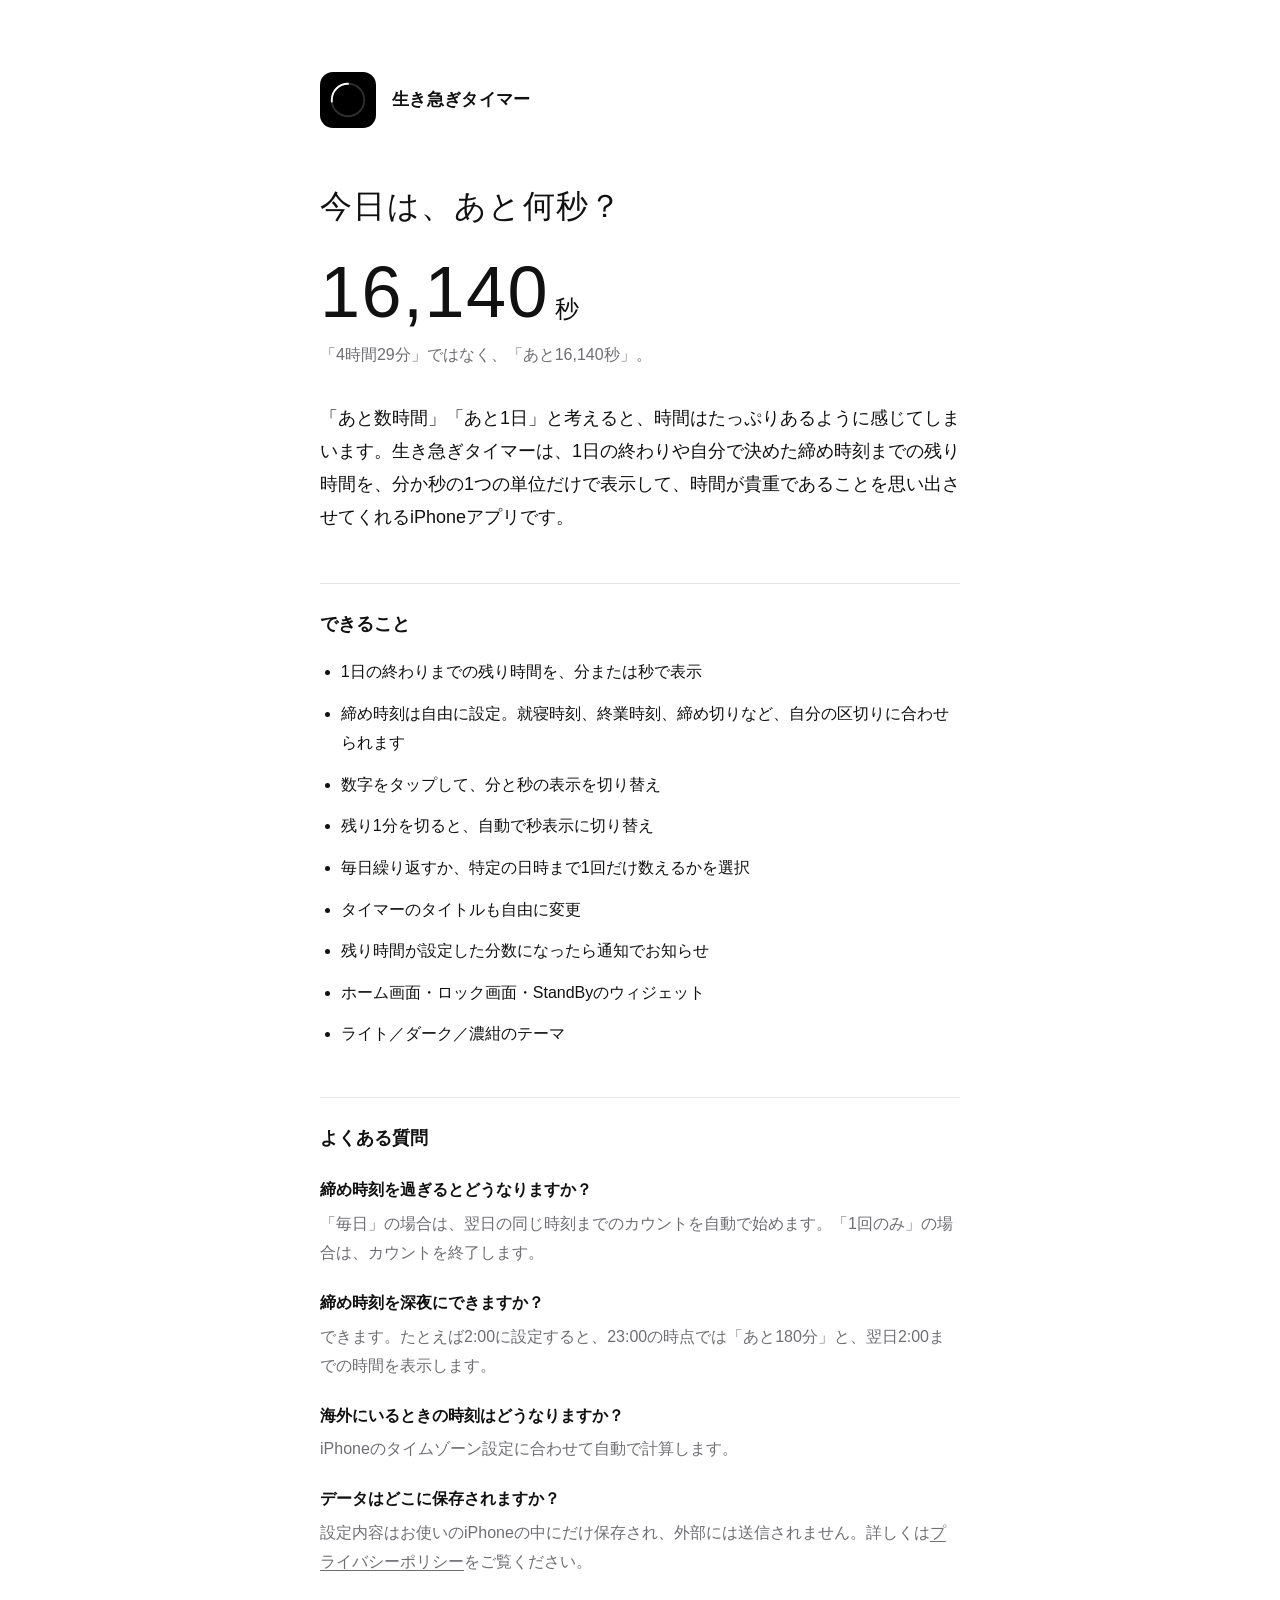
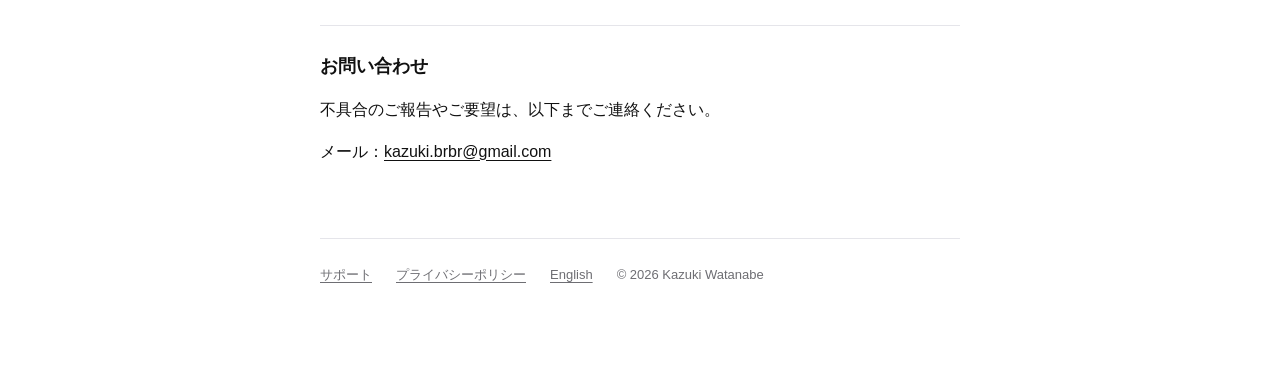
<file: docs/index.html>
<!doctype html>
<html lang="ja">
<head>
  <meta charset="utf-8">
  <meta name="viewport" content="width=device-width, initial-scale=1">
  <title>生き急ぎタイマー</title>
  <meta name="description" content="1日の終わりや自分で決めた締め時刻までの残り時間を「あと269分」のように分か秒だけで表示するiPhoneアプリ。">
  <link rel="stylesheet" href="style.css">
</head>
<body>
<main>
  <header>
    <a href="./">
      <svg class="icon" viewBox="0 0 100 100" aria-hidden="true">
        <circle cx="50" cy="50" r="29" fill="none" stroke="currentColor" stroke-opacity="0.18" stroke-width="3.3" style="color: var(--icon-fg)"/>
        <circle cx="50" cy="50" r="29" fill="none" stroke="var(--icon-fg)" stroke-width="3.3" stroke-linecap="round"
                stroke-dasharray="49.2 200" stroke-dashoffset="-133" transform="rotate(-90 50 50)"/>
      </svg>
      <span class="app-name">生き急ぎタイマー</span>
    </a>
  </header>

  <h1>今日は、あと何秒？</h1>
  <p class="hero-number">16,140<small>秒</small></p>
  <p class="hero-caption">「4時間29分」ではなく、「あと16,140秒」。</p>

  <p class="lead">「あと数時間」「あと1日」と考えると、時間はたっぷりあるように感じてしまいます。生き急ぎタイマーは、1日の終わりや自分で決めた締め時刻までの残り時間を、分か秒の1つの単位だけで表示して、時間が貴重であることを思い出させてくれるiPhoneアプリです。</p>

  <h2>できること</h2>
  <ul>
    <li>1日の終わりまでの残り時間を、分または秒で表示</li>
    <li>締め時刻は自由に設定。就寝時刻、終業時刻、締め切りなど、自分の区切りに合わせられます</li>
    <li>数字をタップして、分と秒の表示を切り替え</li>
    <li>残り1分を切ると、自動で秒表示に切り替え</li>
    <li>毎日繰り返すか、特定の日時まで1回だけ数えるかを選択</li>
    <li>タイマーのタイトルも自由に変更</li>
    <li>残り時間が設定した分数になったら通知でお知らせ</li>
    <li>ホーム画面・ロック画面・StandByのウィジェット</li>
    <li>ライト／ダーク／濃紺のテーマ</li>
  </ul>

  <h2>よくある質問</h2>
  <dl>
    <dt>締め時刻を過ぎるとどうなりますか？</dt>
    <dd>「毎日」の場合は、翌日の同じ時刻までのカウントを自動で始めます。「1回のみ」の場合は、カウントを終了します。</dd>

    <dt>締め時刻を深夜にできますか？</dt>
    <dd>できます。たとえば2:00に設定すると、23:00の時点では「あと180分」と、翌日2:00までの時間を表示します。</dd>

    <dt>海外にいるときの時刻はどうなりますか？</dt>
    <dd>iPhoneのタイムゾーン設定に合わせて自動で計算します。</dd>

    <dt>データはどこに保存されますか？</dt>
    <dd>設定内容はお使いのiPhoneの中にだけ保存され、外部には送信されません。詳しくは<a href="privacy.html">プライバシーポリシー</a>をご覧ください。</dd>
  </dl>

  <h2>お問い合わせ</h2>
  <p>不具合のご報告やご要望は、以下までご連絡ください。</p>
  <p>メール：<a href="mailto:kazuki.brbr@gmail.com">kazuki.brbr@gmail.com</a></p>

  <footer>
    <a href="./">サポート</a>
    <a href="privacy.html">プライバシーポリシー</a>
    <a href="en/" lang="en">English</a>
    <span>© 2026 Kazuki Watanabe</span>
  </footer>
</main>
</body>
</html>
</file>
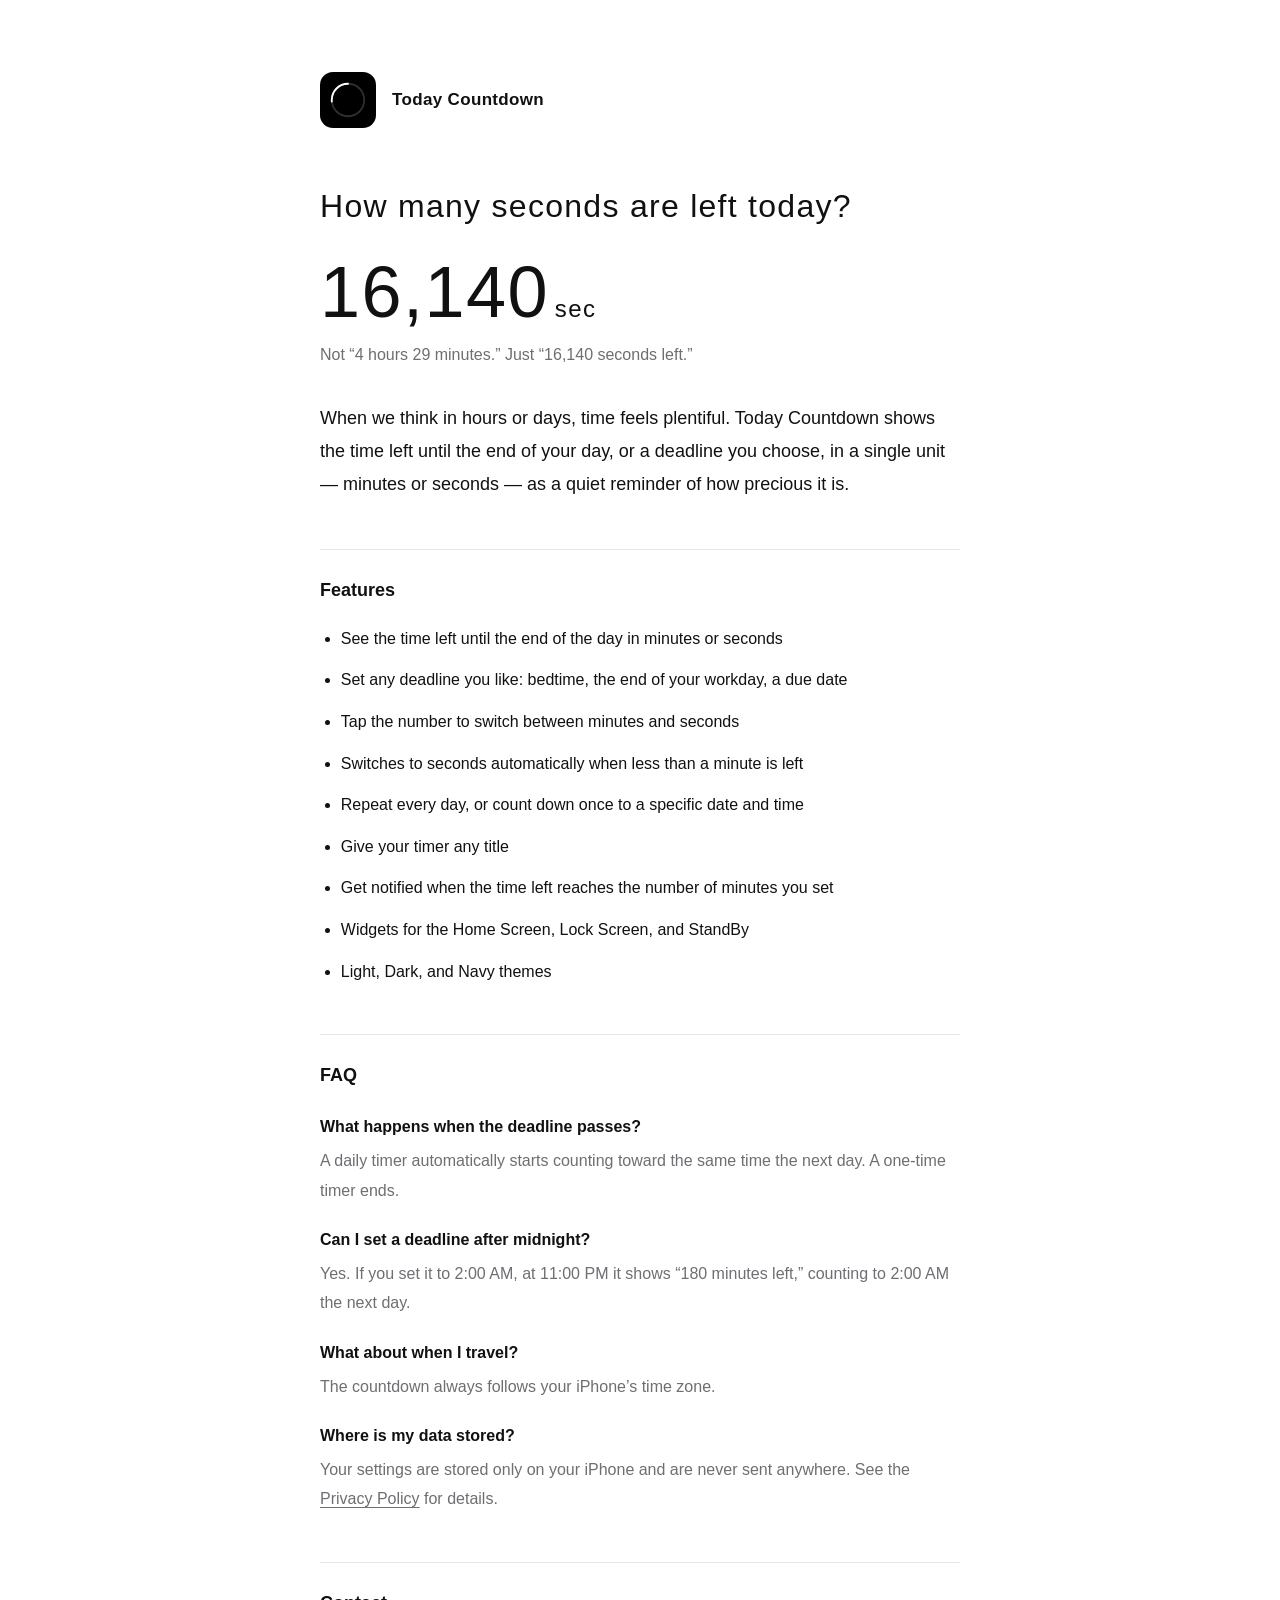
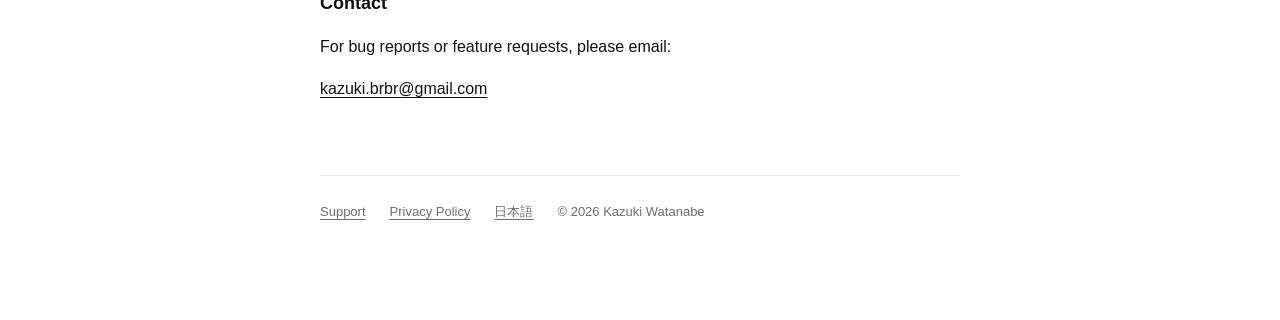
<file: docs/en/index.html>
<!doctype html>
<html lang="en">
<head>
  <meta charset="utf-8">
  <meta name="viewport" content="width=device-width, initial-scale=1">
  <title>Today Countdown</title>
  <meta name="description" content="An iPhone app that shows the time left until the end of your day, or a deadline you choose, in a single unit: “269 minutes left.”">
  <link rel="stylesheet" href="../style.css">
</head>
<body>
<main>
  <header>
    <a href="./">
      <svg class="icon" viewBox="0 0 100 100" aria-hidden="true">
        <circle cx="50" cy="50" r="29" fill="none" stroke="currentColor" stroke-opacity="0.18" stroke-width="3.3" style="color: var(--icon-fg)"/>
        <circle cx="50" cy="50" r="29" fill="none" stroke="var(--icon-fg)" stroke-width="3.3" stroke-linecap="round"
                stroke-dasharray="49.2 200" stroke-dashoffset="-133" transform="rotate(-90 50 50)"/>
      </svg>
      <span class="app-name">Today Countdown</span>
    </a>
  </header>

  <h1>How many seconds are left today?</h1>
  <p class="hero-number">16,140<small>sec</small></p>
  <p class="hero-caption">Not “4 hours 29 minutes.” Just “16,140 seconds left.”</p>

  <p class="lead">When we think in hours or days, time feels plentiful. Today Countdown shows the time left until the end of your day, or a deadline you choose, in a single unit — minutes or seconds — as a quiet reminder of how precious it is.</p>

  <h2>Features</h2>
  <ul>
    <li>See the time left until the end of the day in minutes or seconds</li>
    <li>Set any deadline you like: bedtime, the end of your workday, a due date</li>
    <li>Tap the number to switch between minutes and seconds</li>
    <li>Switches to seconds automatically when less than a minute is left</li>
    <li>Repeat every day, or count down once to a specific date and time</li>
    <li>Give your timer any title</li>
    <li>Get notified when the time left reaches the number of minutes you set</li>
    <li>Widgets for the Home Screen, Lock Screen, and StandBy</li>
    <li>Light, Dark, and Navy themes</li>
  </ul>

  <h2>FAQ</h2>
  <dl>
    <dt>What happens when the deadline passes?</dt>
    <dd>A daily timer automatically starts counting toward the same time the next day. A one-time timer ends.</dd>

    <dt>Can I set a deadline after midnight?</dt>
    <dd>Yes. If you set it to 2:00 AM, at 11:00 PM it shows “180 minutes left,” counting to 2:00 AM the next day.</dd>

    <dt>What about when I travel?</dt>
    <dd>The countdown always follows your iPhone’s time zone.</dd>

    <dt>Where is my data stored?</dt>
    <dd>Your settings are stored only on your iPhone and are never sent anywhere. See the <a href="privacy.html">Privacy Policy</a> for details.</dd>
  </dl>

  <h2>Contact</h2>
  <p>For bug reports or feature requests, please email:</p>
  <p><a href="mailto:kazuki.brbr@gmail.com">kazuki.brbr@gmail.com</a></p>

  <footer>
    <a href="./">Support</a>
    <a href="privacy.html">Privacy Policy</a>
    <a href="../" lang="ja">日本語</a>
    <span>© 2026 Kazuki Watanabe</span>
  </footer>
</main>
</body>
</html>
</file>
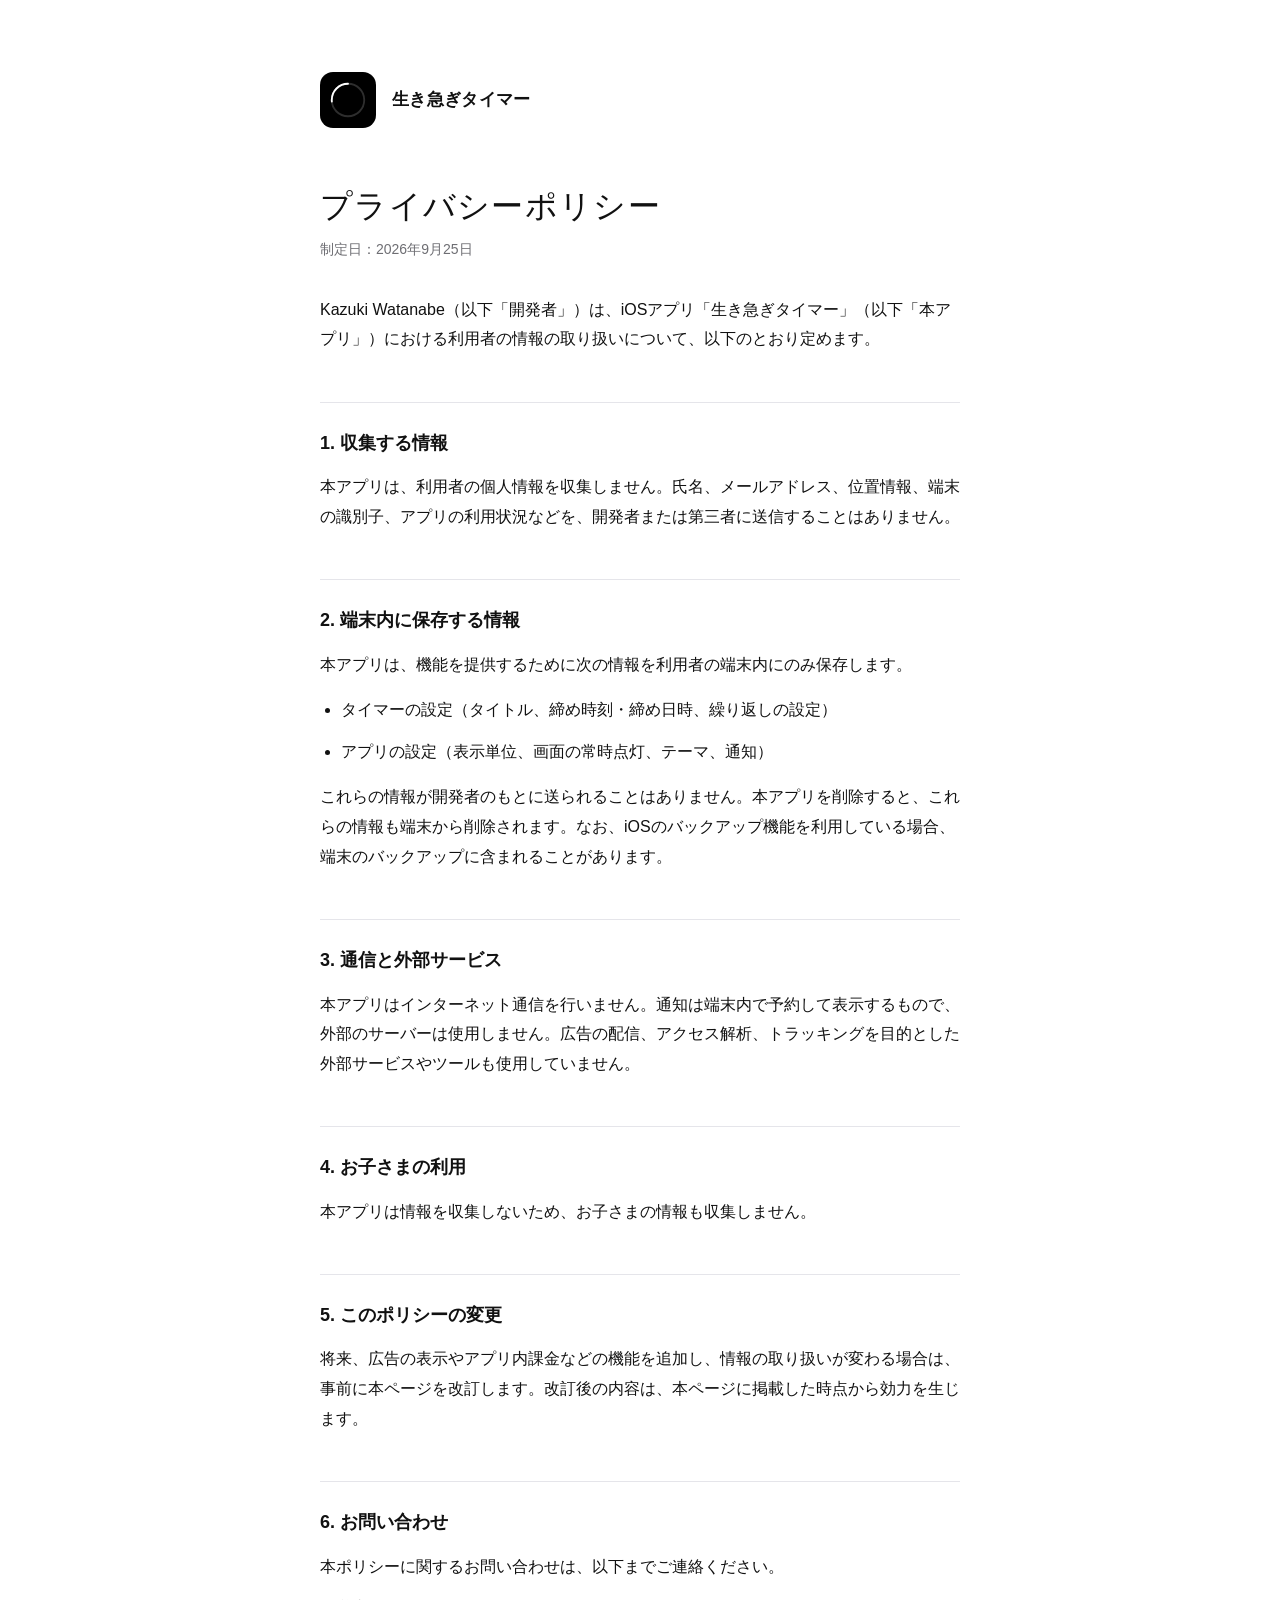
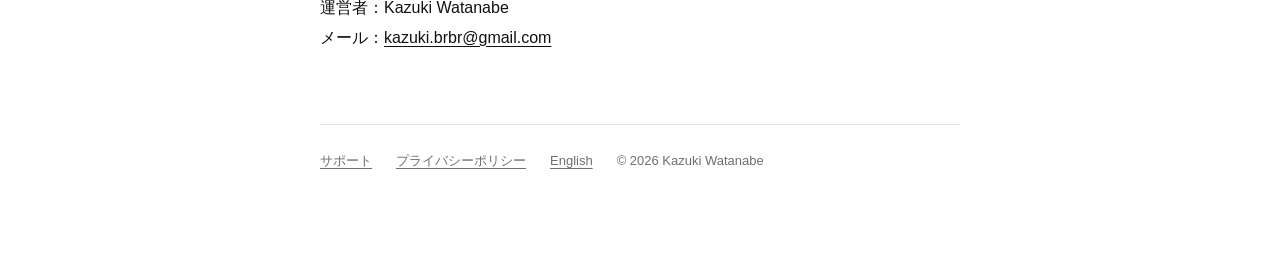
<file: docs/privacy.html>
<!doctype html>
<html lang="ja">
<head>
  <meta charset="utf-8">
  <meta name="viewport" content="width=device-width, initial-scale=1">
  <title>プライバシーポリシー | 生き急ぎタイマー</title>
  <meta name="description" content="iOSアプリ「生き急ぎタイマー」のプライバシーポリシーです。">
  <link rel="stylesheet" href="style.css">
</head>
<body>
<main>
  <header>
    <a href="./">
      <svg class="icon" viewBox="0 0 100 100" aria-hidden="true">
        <circle cx="50" cy="50" r="29" fill="none" stroke="currentColor" stroke-opacity="0.18" stroke-width="3.3" style="color: var(--icon-fg)"/>
        <circle cx="50" cy="50" r="29" fill="none" stroke="var(--icon-fg)" stroke-width="3.3" stroke-linecap="round"
                stroke-dasharray="49.2 200" stroke-dashoffset="-133" transform="rotate(-90 50 50)"/>
      </svg>
      <span class="app-name">生き急ぎタイマー</span>
    </a>
  </header>

  <h1>プライバシーポリシー</h1>
  <p class="meta">制定日：2026年9月25日</p>

  <p>Kazuki Watanabe（以下「開発者」）は、iOSアプリ「生き急ぎタイマー」（以下「本アプリ」）における利用者の情報の取り扱いについて、以下のとおり定めます。</p>

  <h2>1. 収集する情報</h2>
  <p>本アプリは、利用者の個人情報を収集しません。氏名、メールアドレス、位置情報、端末の識別子、アプリの利用状況などを、開発者または第三者に送信することはありません。</p>

  <h2>2. 端末内に保存する情報</h2>
  <p>本アプリは、機能を提供するために次の情報を利用者の端末内にのみ保存します。</p>
  <ul>
    <li>タイマーの設定（タイトル、締め時刻・締め日時、繰り返しの設定）</li>
    <li>アプリの設定（表示単位、画面の常時点灯、テーマ、通知）</li>
  </ul>
  <p>これらの情報が開発者のもとに送られることはありません。本アプリを削除すると、これらの情報も端末から削除されます。なお、iOSのバックアップ機能を利用している場合、端末のバックアップに含まれることがあります。</p>

  <h2>3. 通信と外部サービス</h2>
  <p>本アプリはインターネット通信を行いません。通知は端末内で予約して表示するもので、外部のサーバーは使用しません。広告の配信、アクセス解析、トラッキングを目的とした外部サービスやツールも使用していません。</p>

  <h2>4. お子さまの利用</h2>
  <p>本アプリは情報を収集しないため、お子さまの情報も収集しません。</p>

  <h2>5. このポリシーの変更</h2>
  <p>将来、広告の表示やアプリ内課金などの機能を追加し、情報の取り扱いが変わる場合は、事前に本ページを改訂します。改訂後の内容は、本ページに掲載した時点から効力を生じます。</p>

  <h2>6. お問い合わせ</h2>
  <p>本ポリシーに関するお問い合わせは、以下までご連絡ください。</p>
  <p>運営者：Kazuki Watanabe<br>
     メール：<a href="mailto:kazuki.brbr@gmail.com">kazuki.brbr@gmail.com</a></p>

  <footer>
    <a href="./">サポート</a>
    <a href="privacy.html">プライバシーポリシー</a>
    <a href="en/privacy.html" lang="en">English</a>
    <span>© 2026 Kazuki Watanabe</span>
  </footer>
</main>
</body>
</html>
</file>
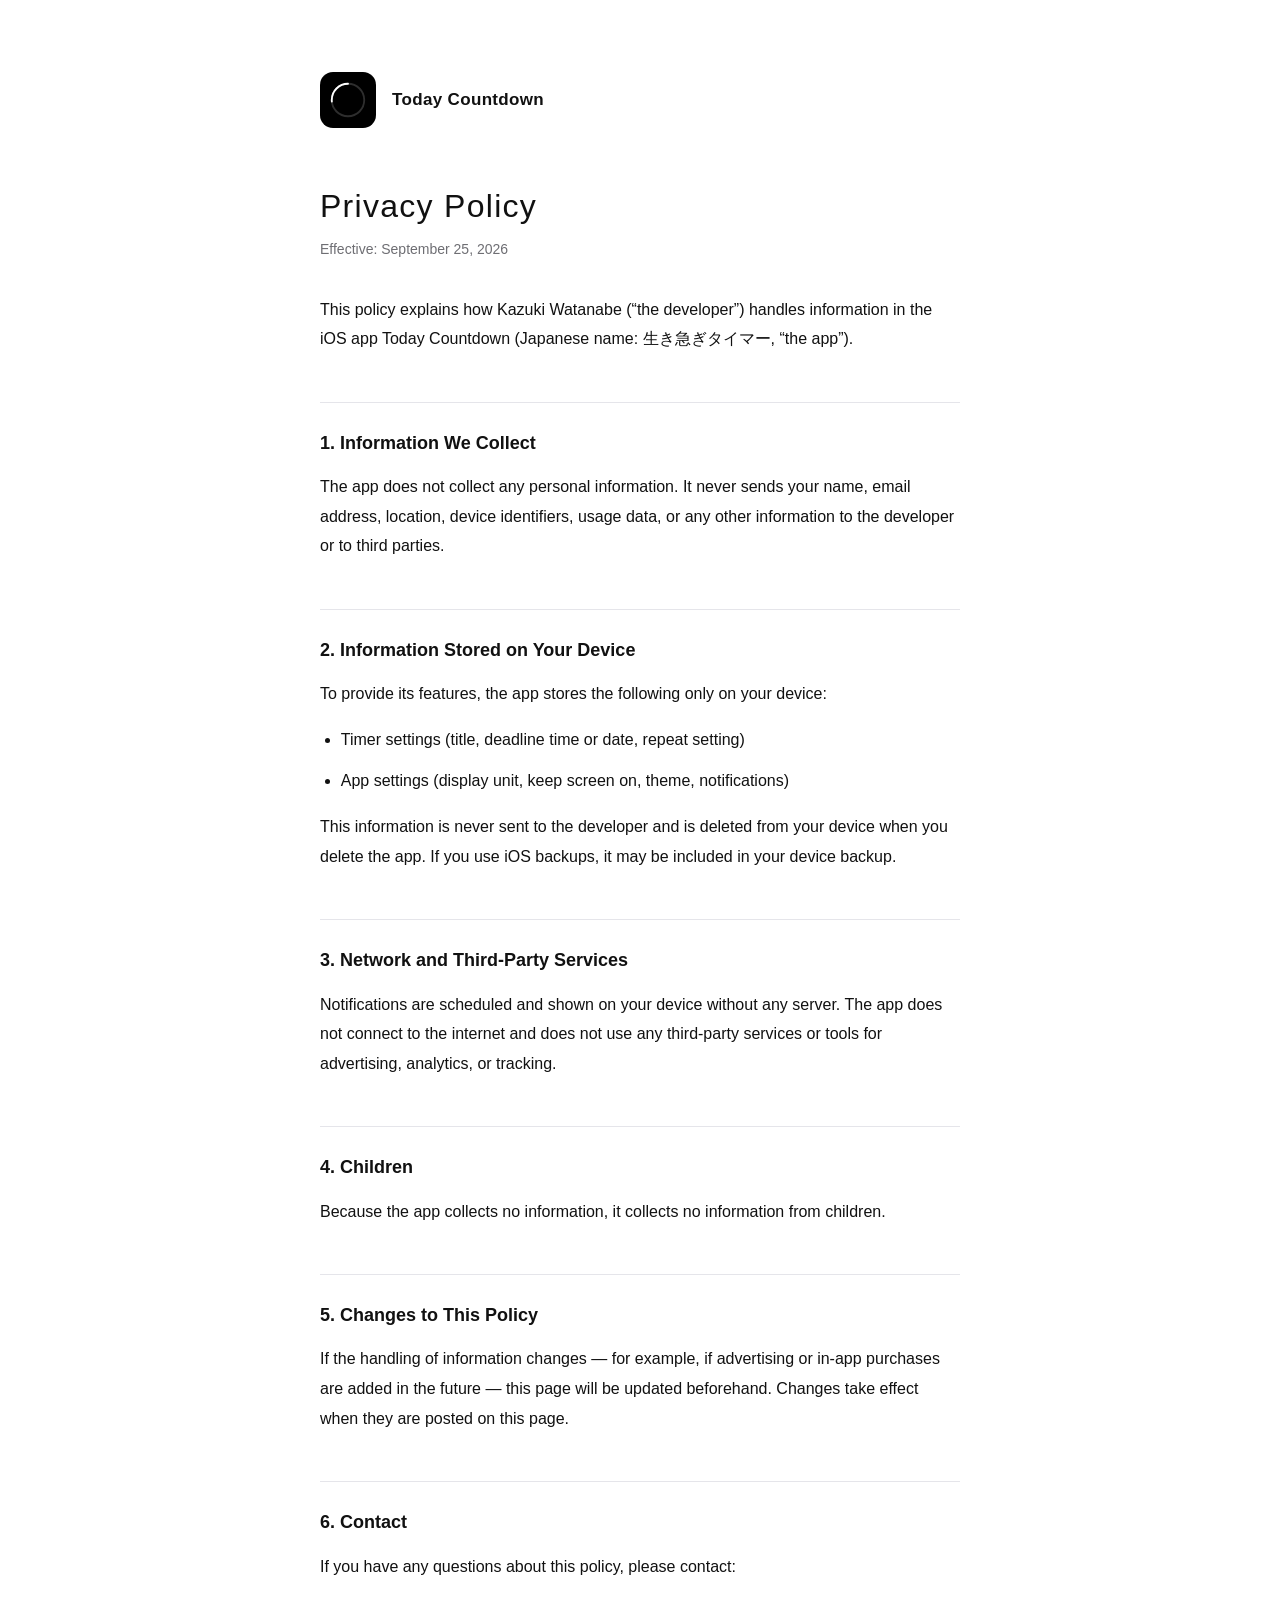
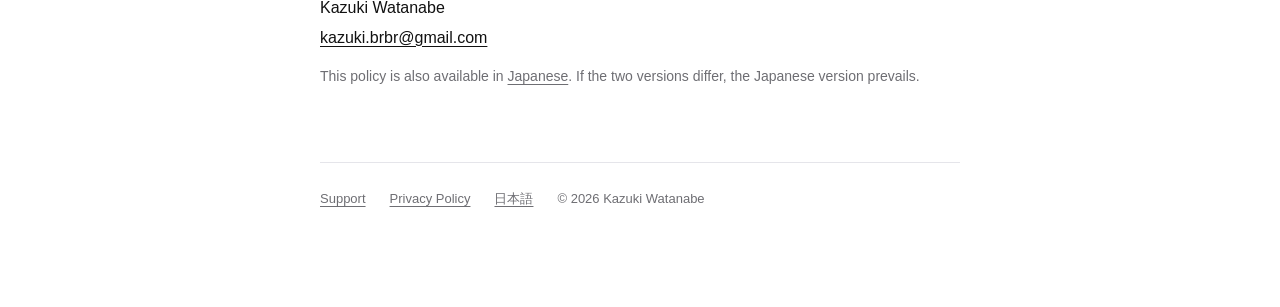
<file: docs/en/privacy.html>
<!doctype html>
<html lang="en">
<head>
  <meta charset="utf-8">
  <meta name="viewport" content="width=device-width, initial-scale=1">
  <title>Privacy Policy | Today Countdown</title>
  <meta name="description" content="Privacy Policy for the iOS app Today Countdown.">
  <link rel="stylesheet" href="../style.css">
</head>
<body>
<main>
  <header>
    <a href="./">
      <svg class="icon" viewBox="0 0 100 100" aria-hidden="true">
        <circle cx="50" cy="50" r="29" fill="none" stroke="currentColor" stroke-opacity="0.18" stroke-width="3.3" style="color: var(--icon-fg)"/>
        <circle cx="50" cy="50" r="29" fill="none" stroke="var(--icon-fg)" stroke-width="3.3" stroke-linecap="round"
                stroke-dasharray="49.2 200" stroke-dashoffset="-133" transform="rotate(-90 50 50)"/>
      </svg>
      <span class="app-name">Today Countdown</span>
    </a>
  </header>

  <h1>Privacy Policy</h1>
  <p class="meta">Effective: September 25, 2026</p>

  <p>This policy explains how Kazuki Watanabe (“the developer”) handles information in the iOS app Today Countdown (Japanese name: 生き急ぎタイマー, “the app”).</p>

  <h2>1. Information We Collect</h2>
  <p>The app does not collect any personal information. It never sends your name, email address, location, device identifiers, usage data, or any other information to the developer or to third parties.</p>

  <h2>2. Information Stored on Your Device</h2>
  <p>To provide its features, the app stores the following only on your device:</p>
  <ul>
    <li>Timer settings (title, deadline time or date, repeat setting)</li>
    <li>App settings (display unit, keep screen on, theme, notifications)</li>
  </ul>
  <p>This information is never sent to the developer and is deleted from your device when you delete the app. If you use iOS backups, it may be included in your device backup.</p>

  <h2>3. Network and Third-Party Services</h2>
  <p>Notifications are scheduled and shown on your device without any server. The app does not connect to the internet and does not use any third-party services or tools for advertising, analytics, or tracking.</p>

  <h2>4. Children</h2>
  <p>Because the app collects no information, it collects no information from children.</p>

  <h2>5. Changes to This Policy</h2>
  <p>If the handling of information changes — for example, if advertising or in-app purchases are added in the future — this page will be updated beforehand. Changes take effect when they are posted on this page.</p>

  <h2>6. Contact</h2>
  <p>If you have any questions about this policy, please contact:</p>
  <p>Kazuki Watanabe<br>
     <a href="mailto:kazuki.brbr@gmail.com">kazuki.brbr@gmail.com</a></p>

  <p class="meta">This policy is also available in <a href="../privacy.html" lang="ja">Japanese</a>. If the two versions differ, the Japanese version prevails.</p>

  <footer>
    <a href="./">Support</a>
    <a href="privacy.html">Privacy Policy</a>
    <a href="../privacy.html" lang="ja">日本語</a>
    <span>© 2026 Kazuki Watanabe</span>
  </footer>
</main>
</body>
</html>
</file>
<file: docs/style.css>
:root {
  --bg: #ffffff;
  --text: #111111;
  --muted: #6e6e73;
  --line: #e5e5ea;
  --icon-bg: #000000;
  --icon-fg: #ffffff;
  color-scheme: light dark;
}

@media (prefers-color-scheme: dark) {
  :root {
    --bg: #000000;
    --text: #f5f5f7;
    --muted: #98989d;
    --line: #2c2c2e;
    --icon-bg: #1c1c1e;
  }
}

* { box-sizing: border-box; }

body {
  margin: 0;
  background: var(--bg);
  color: var(--text);
  font-family: -apple-system, BlinkMacSystemFont, "Hiragino Sans", "Hiragino Kaku Gothic ProN", "Noto Sans JP", sans-serif;
  font-size: 16px;
  line-height: 1.85;
  -webkit-font-smoothing: antialiased;
}

main {
  max-width: 680px;
  margin: 0 auto;
  padding: 72px 20px 96px;
}

header {
  display: flex;
  align-items: center;
  gap: 16px;
  margin-bottom: 56px;
}

header a { color: inherit; text-decoration: none; display: flex; align-items: center; gap: 16px; }

.icon {
  width: 56px;
  height: 56px;
  border-radius: 13px;
  background: var(--icon-bg);
  flex-shrink: 0;
}

.app-name { font-size: 17px; font-weight: 600; letter-spacing: 0.02em; }

h1 {
  font-size: 32px;
  font-weight: 300;
  letter-spacing: 0.04em;
  line-height: 1.4;
  margin: 0 0 8px;
}

h2 {
  font-size: 18px;
  font-weight: 600;
  margin: 48px 0 12px;
  padding-top: 24px;
  border-top: 1px solid var(--line);
}

.meta { color: var(--muted); font-size: 14px; margin: 0 0 32px; }

.lead { font-size: 18px; font-weight: 300; }

.hero-number {
  font-size: 72px;
  font-weight: 200;
  letter-spacing: 0.02em;
  line-height: 1.1;
  margin: 24px 0 8px;
  font-variant-numeric: tabular-nums;
}
.hero-number small { font-size: 24px; font-weight: 300; margin-left: 6px; }
.hero-caption { color: var(--muted); margin: 0 0 32px; }

p, li { margin: 0 0 12px; }
ul { padding-left: 1.3em; }

dt { font-weight: 600; margin-top: 20px; }
dd { margin: 4px 0 0; color: var(--muted); }

a { color: inherit; text-underline-offset: 3px; }

footer {
  margin-top: 72px;
  padding-top: 24px;
  border-top: 1px solid var(--line);
  color: var(--muted);
  font-size: 13px;
  display: flex;
  flex-wrap: wrap;
  gap: 8px 24px;
}
footer a { color: inherit; }
</file>
